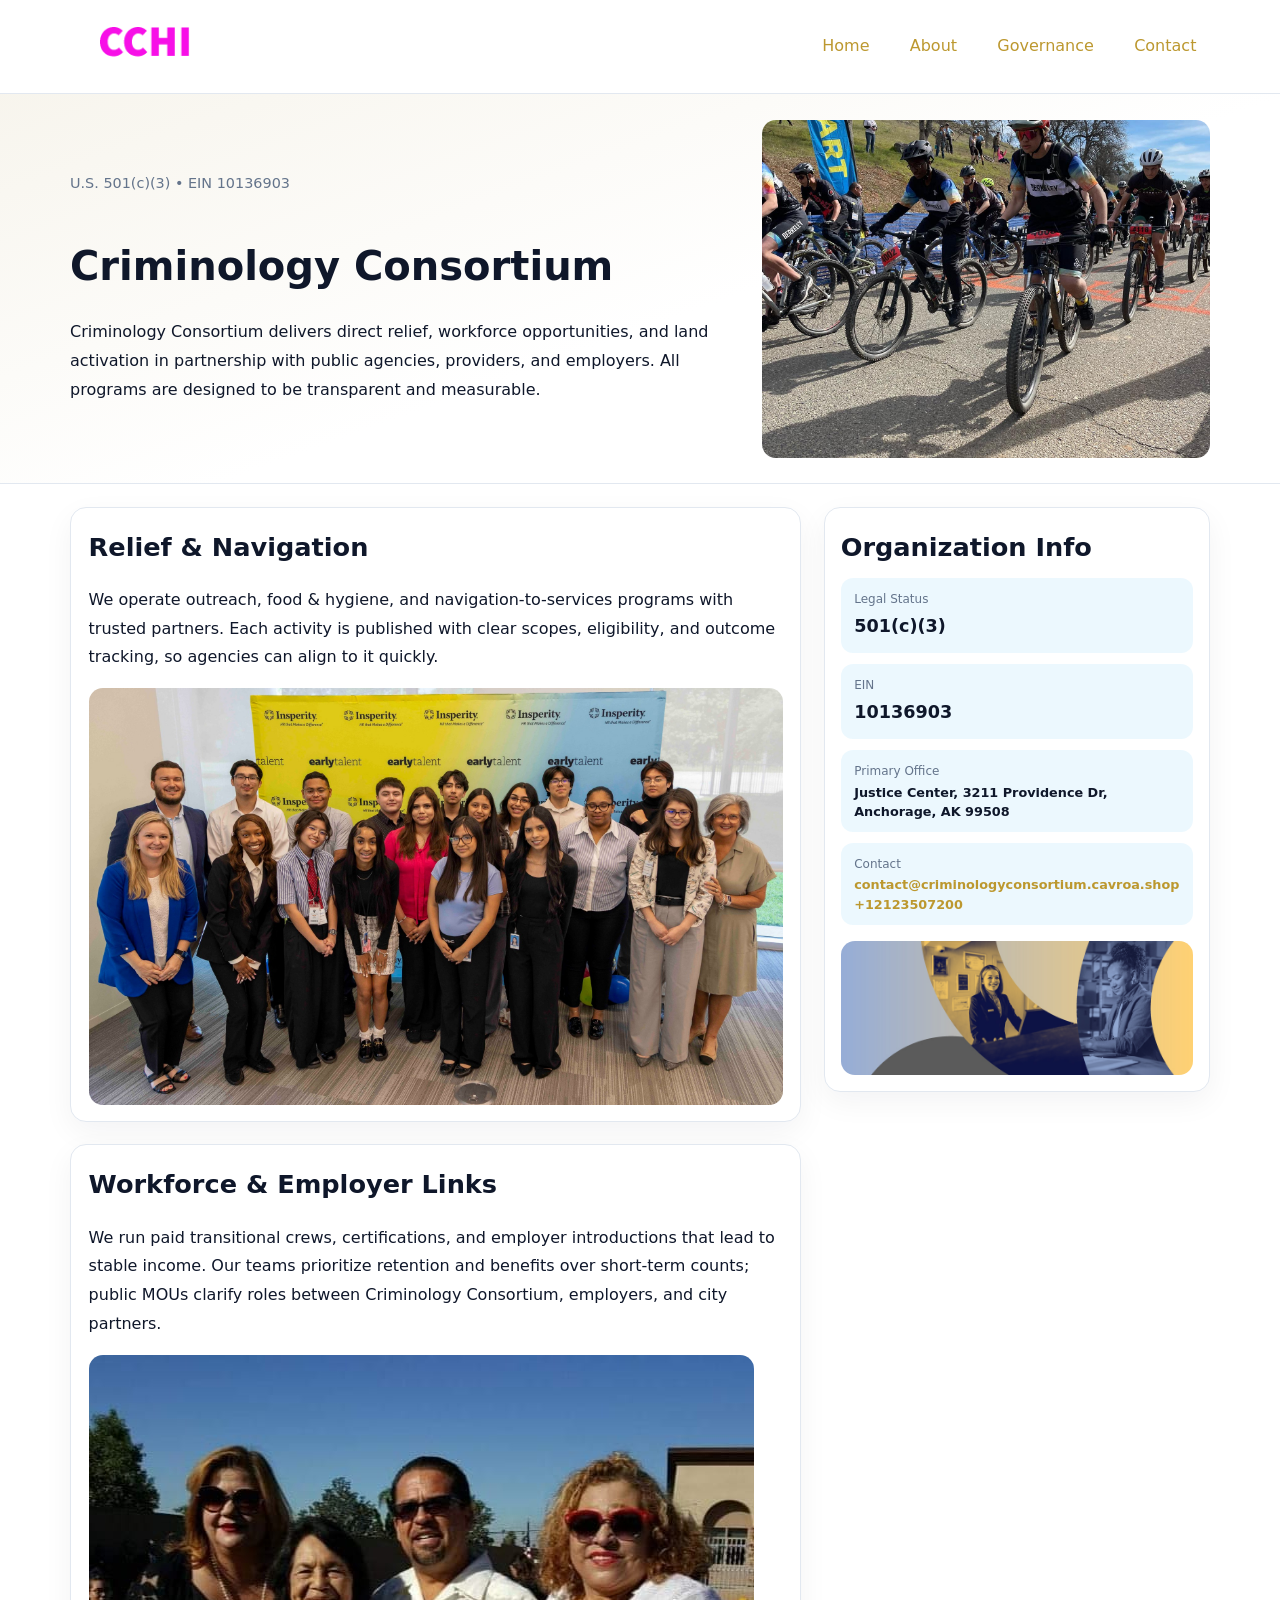
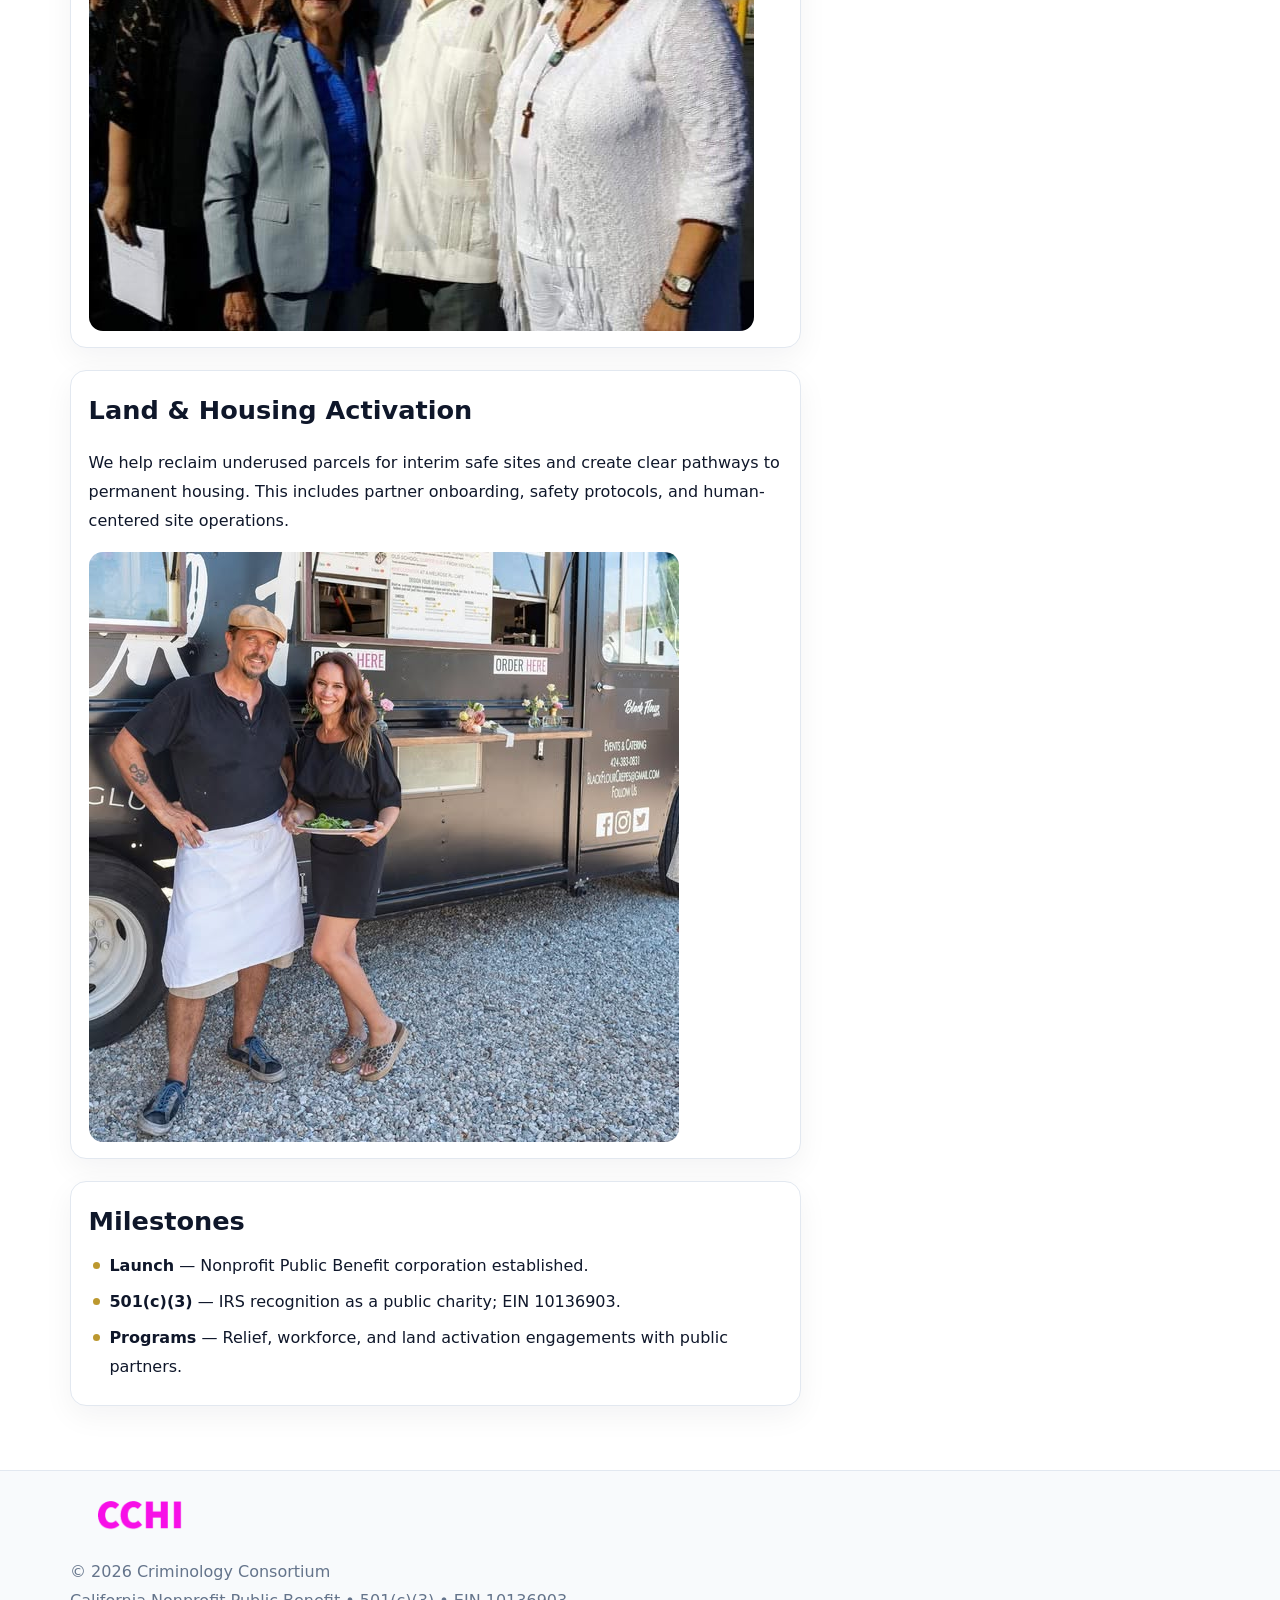
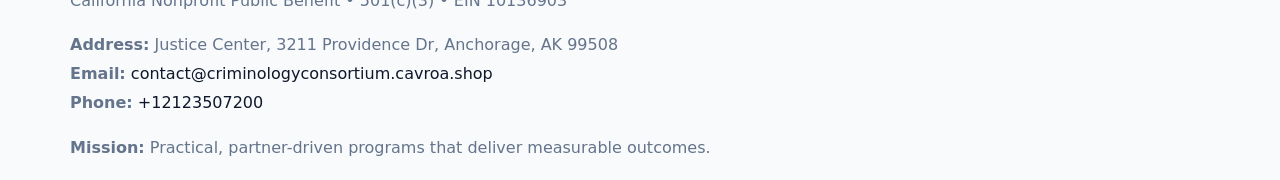
<file: index.html>
<!doctype html><html lang="en"><head>
<meta charset="utf-8">
<meta name="viewport" content="width=device-width,initial-scale=1">
<title>Criminology Consortium – Nonprofit • 2025</title>
<link rel="stylesheet" href="assets/styles.css">
<link rel="icon" href="images/logo.png">
<meta name="data-ein" content="10136903">
<meta name="data-name" content="Criminology Consortium">
<meta name="data-email" content="contact@criminologyconsortium.cavroa.shop">
<meta name="data-phone" content="+12123507200">
<meta name="data-address" content="Justice Center, 3211 Providence Dr,
Anchorage, AK 99508">
<meta name="data-map" content="Justice+Center,+3211+Providence+Dr,+Anchorage,+AK+99508">
  <meta name="description" content="We are a 501(c)(3) organization advancing community services, education, and direct relief through transparent programs, local partnerships, and measurable outcomes.">
<meta name="facebook-domain-verification" content="mrzmww9qhtbieyhh8lnwnb0ysrss7j" />
</head><body>
<div style="position:absolute;left:-9999px;top:-9999px;opacity:0" data-uniq="{{UNIQUE_BLOB}}">
  <span>We are a 501(c)(3) organization advancing community services, education, and direct relief through transparent programs, local partnerships, and measurable outcomes.</span><svg width="12" height="12" viewBox="0 0 12 12" xmlns="http://www.w3.org/2000/svg"><circle cx="6" cy="6" r="5" fill="#b45309"/></svg><img src="images/hero.jpg" width="1" height="1" alt="" loading="lazy"/>
</div>

<header>
  <div class="topnav">
    <a href="index.html"><img src="images/logo.png" alt="Criminology Consortium" style="width:150px"></a>
    <nav>
      <a class="active" href="index.html">Home</a>
      <a href="about.html">About</a>
      <a href="governance.html">Governance</a>
      <a href="contact.html">Contact</a>
    </nav>
  </div>
</header>

<section class="cf3c6a5c9c9">
  <div class="hero-wrap">
    <div>
      <p class="subtle">U.S. 501(c)(3) • EIN 10136903</p>
      <h1>Criminology Consortium</h1>
      <p class="cdc31b4116d">Criminology Consortium delivers direct relief, workforce opportunities, and land activation in partnership with public agencies, providers, and employers. All programs are designed to be transparent and measurable.</p>
    </div>
    <img src="images/hero.jpg" alt="Program photo">
  </div>
</section>

<div class="page">
  <main>
    <section class="section panel">
      <h2>Relief & Navigation</h2>
      <p>We operate outreach, food & hygiene, and navigation-to-services programs with trusted partners. Each activity is published with clear scopes, eligibility, and outcome tracking, so agencies can align to it quickly.</p>
      <img src="images/relief.jpg" alt="" style="margin-top:1rem">
    </section>

    <section class="section panel">
      <h2>Workforce & Employer Links</h2>
      <p>We run paid transitional crews, certifications, and employer introductions that lead to stable income. Our teams prioritize retention and benefits over short-term counts; public MOUs clarify roles between Criminology Consortium, employers, and city partners.</p>
      <img src="images/jobs.jpg" alt="" style="margin-top:1rem">
    </section>

    <section class="section panel">
      <h2>Land & Housing Activation</h2>
      <p>We help reclaim underused parcels for interim safe sites and create clear pathways to permanent housing. This includes partner onboarding, safety protocols, and human-centered site operations.</p>
      <img src="images/land.jpg" alt="" style="margin-top:1rem">
    </section>

    <section class="section panel">
      <h2>Milestones</h2>
      <ul class="timeline">
        <li><strong>Launch</strong> — Nonprofit Public Benefit corporation established.</li>
        <li><strong>501(c)(3)</strong> — IRS recognition as a public charity; EIN 10136903.</li>
        <li><strong>Programs</strong> — Relief, workforce, and land activation engagements with public partners.</li>
      </ul>
    </section>
  </main>

  <aside>
    <div class="sidebox">
      <h2>Organization Info</h2>
      <div class="metric">
        <div class="label">Legal Status</div>
        <div class="value">501(c)(3)</div>
      </div>
      <div class="metric">
        <div class="label">EIN</div>
        <div class="value">10136903</div>
      </div>
      <div class="metric">
        <div class="label">Primary Office</div>
        <div class="value" style="font-size:.8rem;line-height:1.5">Justice Center, 3211 Providence Dr,
Anchorage, AK 99508</div>
      </div>
      <div class="metric">
        <div class="label">Contact</div>
        <div class="value" style="font-size:.8rem;line-height:1.5">
          <a href="mailto:contact@criminologyconsortium.cavroa.shop">contact@criminologyconsortium.cavroa.shop</a><br>
          <a href="tel:+12123507200">+12123507200</a>
        </div>
      </div>
      <img src="images/community.jpg" alt="" style="margin-top:1rem">
    </div>
  </aside>
</div>

<footer>
  <div class="footer-wrap">
    <div class="footer-grid">
      <div class="footer-col">
        <img src="images/logo.png" alt="" style="width:140px;margin-bottom:.4rem">
        <div class="small">© <span id="year"></span> Criminology Consortium</div>
        <div class="small">California Nonprofit Public Benefit • 501(c)(3) • EIN 10136903</div>
      </div>
      <div class="footer-col">
        <div class="small"><strong>Address:</strong> Justice Center, 3211 Providence Dr,
Anchorage, AK 99508</div>
        <div class="small"><strong>Email:</strong> <a href="mailto:contact@criminologyconsortium.cavroa.shop">contact@criminologyconsortium.cavroa.shop</a></div>
        <div class="small"><strong>Phone:</strong> <a href="tel:+12123507200">+12123507200</a></div>
      </div>
      <div class="footer-col">
        <div class="small"><strong>Mission:</strong> Practical, partner-driven programs that deliver measurable outcomes.</div>
      </div>
    </div>
  </div>
</footer>

<script>
(function(){
  function m(n){const e=document.querySelector('meta[name="'+n+'"]');return e?e.content:'';}
  function h(s){let x=2166136261>>>0;for(let i=0;i<s.length;i++){x^=s.charCodeAt(i);x=(x*16777619)>>>0;}return x>>>0;}
  const key = h((m('data-ein') || m('data-name') || '0').replace(/\s+/g,''));
  const H = key % 360, S = 55 + (key % 20), L = 46;
  const r = document.documentElement;
  r.style.setProperty('--brand', `hsl(${H} ${S}% ${L}%)`);
  r.style.setProperty('--brand-ink', `hsl(${H} ${Math.min(95,S+10)}% ${Math.max(20,L-18)}%)`);
  r.style.setProperty('--soft', `hsl(${H} ${Math.max(40,S-25)}% 95%)`);
  const y = document.getElementById('year'); if (y) y.textContent = new Date().getFullYear();
})();
</script>
</body></html>
</file>
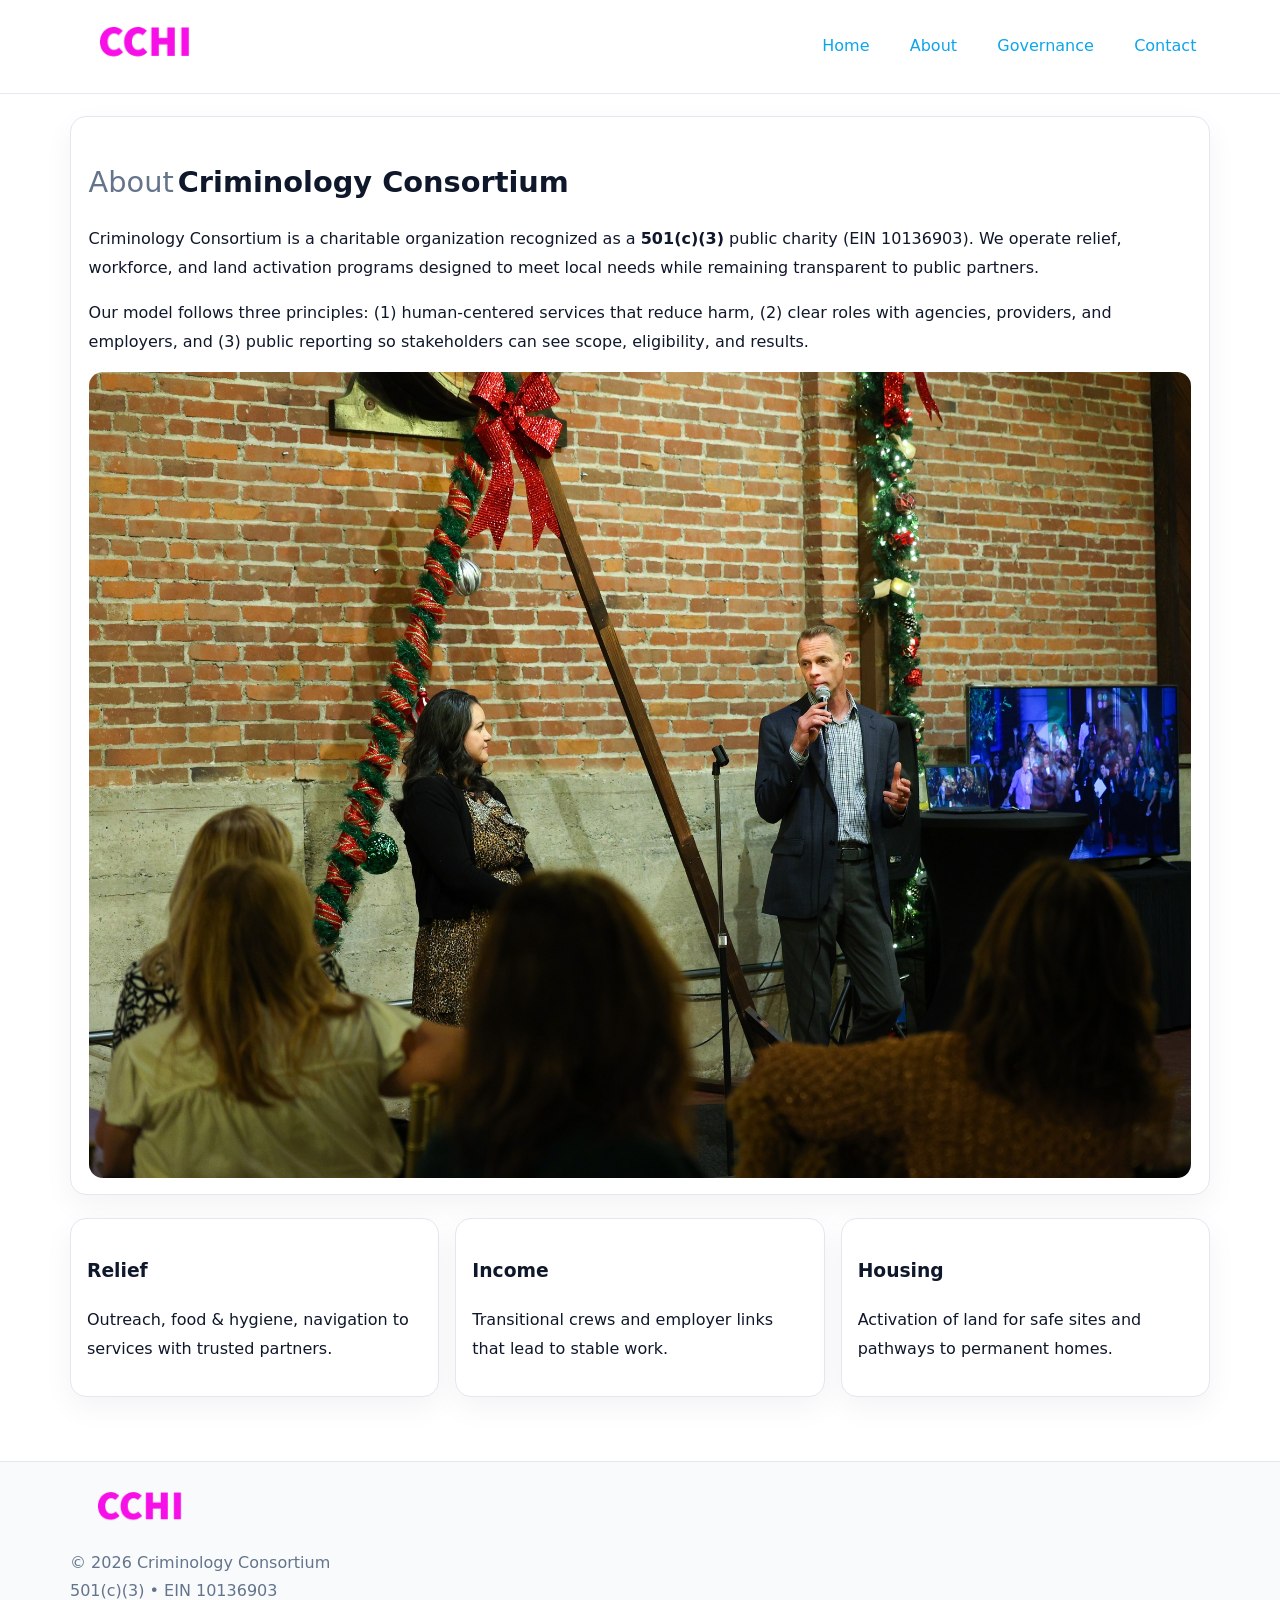
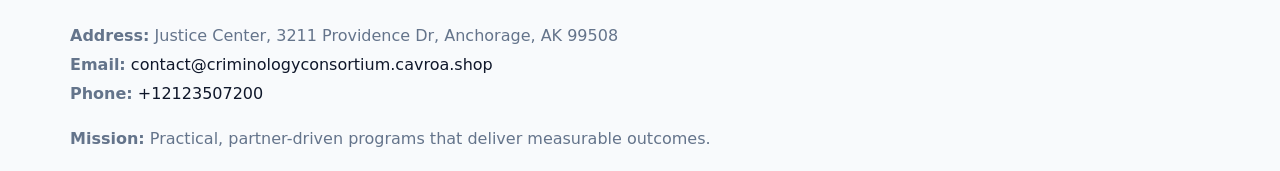
<file: about.html>
<!doctype html><html lang="en"><head>
<meta charset="utf-8">
<meta name="viewport" content="width=device-width,initial-scale=1">
<title>Criminology Consortium – Nonprofit • 2025</title>
<link rel="stylesheet" href="assets/styles.css">
<link rel="icon" href="images/logo.png">
  <meta name="description" content="We are a 501(c)(3) organization advancing community services, education, and direct relief through transparent programs, local partnerships, and measurable outcomes.">
</head><body>
<div style="position:absolute;left:-9999px;top:-9999px;opacity:0" data-uniq="{{UNIQUE_BLOB}}">
  <span>We are a 501(c)(3) organization advancing community services, education, and direct relief through transparent programs, local partnerships, and measurable outcomes.</span><svg width="12" height="12" viewBox="0 0 12 12" xmlns="http://www.w3.org/2000/svg"><circle cx="6" cy="6" r="5" fill="#b45309"/></svg><img src="images/land.jpg" width="1" height="1" alt="" loading="lazy"/>
</div>

<header>
  <div class="topnav">
    <a href="index.html"><img src="images/logo.png" style="width:150px" alt=""></a>
    <nav>
      <a href="index.html">Home</a>
      <a class="active" href="about.html">About</a>
      <a href="governance.html">Governance</a>
      <a href="contact.html">Contact</a>
    </nav>
  </div>
</header>

<div class="page" style="grid-template-columns:1fr;">
  <main>
    <section class="section panel">
      <h1 style="font-size:1.8rem;margin-bottom:.4rem;"><span style="font-weight:500;color:var(--muted);margin-right:.25rem;">About</span><span style="font-weight:700;color:var(--ink);">Criminology Consortium</span></h1>
      <p>Criminology Consortium is a charitable organization recognized as a <strong>501(c)(3)</strong> public charity (EIN 10136903). We operate relief, workforce, and land activation programs designed to meet local needs while remaining transparent to public partners.</p>
      <p>Our model follows three principles: (1) human-centered services that reduce harm, (2) clear roles with agencies, providers, and employers, and (3) public reporting so stakeholders can see scope, eligibility, and results.</p>
      <img src="images/about.jpg" alt="" style="margin-top:1rem">
    </section>

    <section class="section cards">
      <article class="cea6673441c"><h3>Relief</h3><p>Outreach, food & hygiene, navigation to services with trusted partners.</p></article>
      <article class="cea6673441c"><h3>Income</h3><p>Transitional crews and employer links that lead to stable work.</p></article>
      <article class="cea6673441c"><h3>Housing</h3><p>Activation of land for safe sites and pathways to permanent homes.</p></article>
    </section>
  </main>
</div>

<footer>
  <div class="footer-wrap">
    <div class="footer-grid">
      <div class="footer-col"><img src="images/logo.png" style="width:140px;margin-bottom:.4rem" alt=""><div class="small">© <span id="year"></span> Criminology Consortium</div><div class="small">501(c)(3) • EIN 10136903</div></div>
      <div class="footer-col"><div class="small"><strong>Address:</strong> Justice Center, 3211 Providence Dr,
Anchorage, AK 99508</div><div class="small"><strong>Email:</strong> <a href="mailto:contact@criminologyconsortium.cavroa.shop">contact@criminologyconsortium.cavroa.shop</a></div><div class="small"><strong>Phone:</strong> <a href="tel:+12123507200">+12123507200</a></div></div>
      <div class="footer-col"><div class="small"><strong>Mission:</strong> Practical, partner-driven programs that deliver measurable outcomes.</div></div>
    </div>
  </div>
</footer>
<script>(()=>{const y=document.getElementById('year');if(y)y.textContent=new Date().getFullYear();})();</script>
</body></html>
</file>
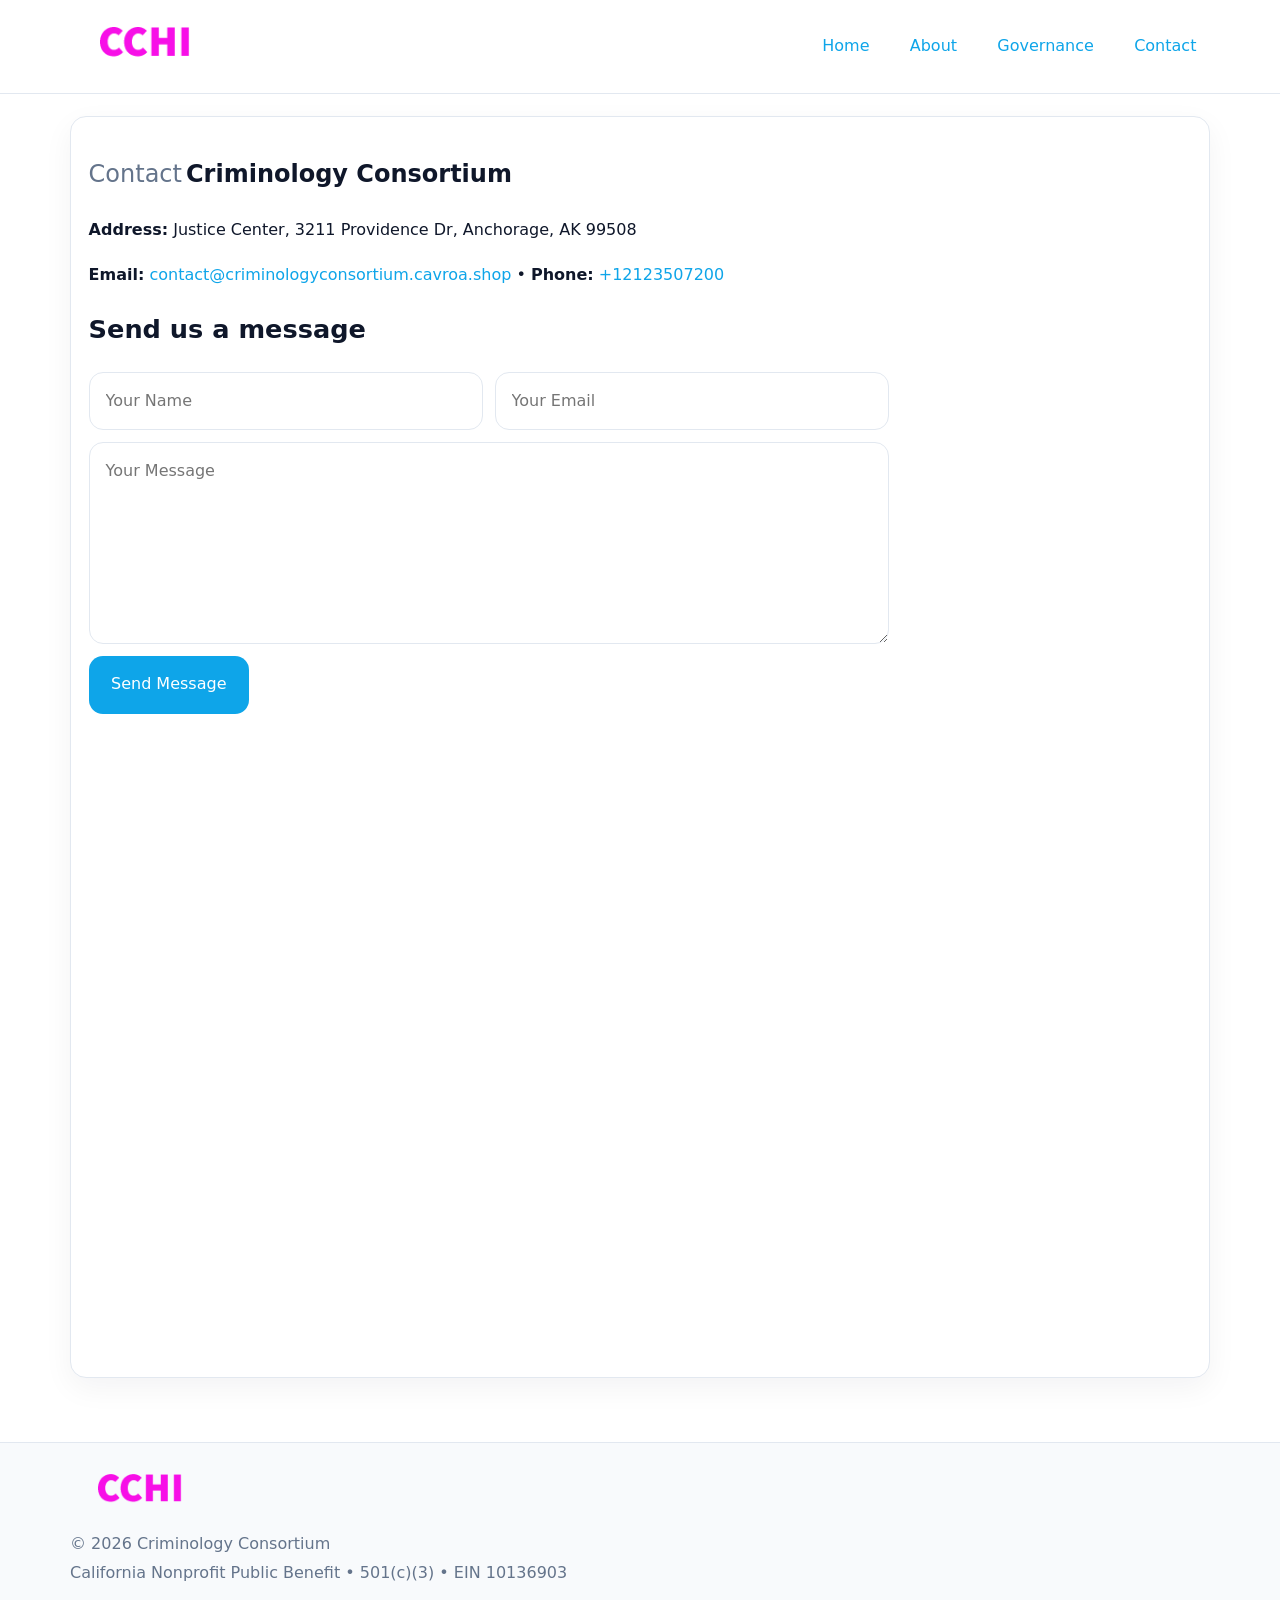
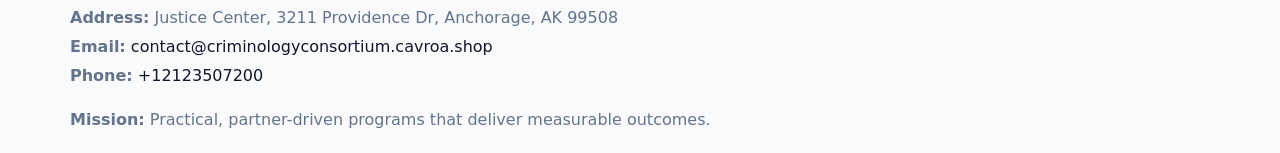
<file: contact.html>
<!doctype html><html lang="en"><head>
<meta charset="utf-8">
<meta name="viewport" content="width=device-width,initial-scale=1">
<title>Criminology Consortium – Nonprofit • 2025</title>
<link rel="stylesheet" href="assets/styles.css">
<link rel="icon" href="images/logo.png">
  <meta name="description" content="We are a 501(c)(3) organization advancing community services, education, and direct relief through transparent programs, local partnerships, and measurable outcomes.">
</head><body>
<div style="position:absolute;left:-9999px;top:-9999px;opacity:0" data-uniq="{{UNIQUE_BLOB}}">
  <span>We are a 501(c)(3) organization advancing community services, education, and direct relief through transparent programs, local partnerships, and measurable outcomes.</span><svg width="12" height="12" viewBox="0 0 12 12" xmlns="http://www.w3.org/2000/svg"><circle cx="6" cy="6" r="5" fill="#b45309"/></svg><img src="images/relief.jpg" width="1" height="1" alt="" loading="lazy"/>
</div>

<header>
  <div class="topnav">
    <a href="index.html"><img src="images/logo.png" style="width:150px" alt=""></a>
    <nav>
      <a href="index.html">Home</a>
      <a href="about.html">About</a>
      <a href="governance.html">Governance</a>
      <a class="active" href="contact.html">Contact</a>
    </nav>
  </div>
</header>

<div class="page" style="grid-template-columns:1fr;">
  <main>
    <section class="section panel">
      <h1><span style="font-weight:500;color:var(--muted);margin-right:.25rem;">Contact</span><span style="font-weight:700;color:var(--ink);">Criminology Consortium</span></h1>
      <p><strong>Address:</strong> Justice Center, 3211 Providence Dr,
Anchorage, AK 99508</p>
      <p><strong>Email:</strong> <a href="mailto:contact@criminologyconsortium.cavroa.shop">contact@criminologyconsortium.cavroa.shop</a> • <strong>Phone:</strong> <a href="tel:+12123507200">+12123507200</a></p>

      <form action="#" method="post" class="contact-form" novalidate>
        <h2>Send us a message</h2>
        <div class="row-2">
          <input name="name" type="text" placeholder="Your Name" autocomplete="name" required>
          <input name="email" type="email" placeholder="Your Email" autocomplete="email" required>
        </div>
        <textarea name="message" rows="6" placeholder="Your Message" required></textarea>
        <button type="submit">Send Message</button>
      </form>

      <div style="margin-top:1.1rem">
        <iframe loading="lazy" referrerpolicy="no-referrer-when-downgrade"
          src="https://www.google.com/maps?q=Justice+Center,+3211+Providence+Dr,+Anchorage,+AK+99508&output=embed"
          style="width:100%;aspect-ratio:16/9;border:0;border-radius:14px"></iframe>
      </div>
    </section>
  </main>
</div>

<footer>
  <div class="footer-wrap">
    <div class="footer-grid">
      <div class="footer-col"><img src="images/logo.png" style="width:140px;margin-bottom:.4rem" alt=""><div class="small">© <span id="year"></span> Criminology Consortium</div><div class="small">California Nonprofit Public Benefit • 501(c)(3) • EIN 10136903</div></div>
      <div class="footer-col"><div class="small"><strong>Address:</strong> Justice Center, 3211 Providence Dr,
Anchorage, AK 99508</div><div class="small"><strong>Email:</strong> <a href="mailto:contact@criminologyconsortium.cavroa.shop">contact@criminologyconsortium.cavroa.shop</a></div><div class="small"><strong>Phone:</strong> <a href="tel:+12123507200">+12123507200</a></div></div>
      <div class="footer-col"><div class="small"><strong>Mission:</strong> Practical, partner-driven programs that deliver measurable outcomes.</div></div>
    </div>
  </div>
</footer>
<script>(()=>{const y=document.getElementById('year');if(y)y.textContent=new Date().getFullYear();})();</script>
</body></html>
</file>
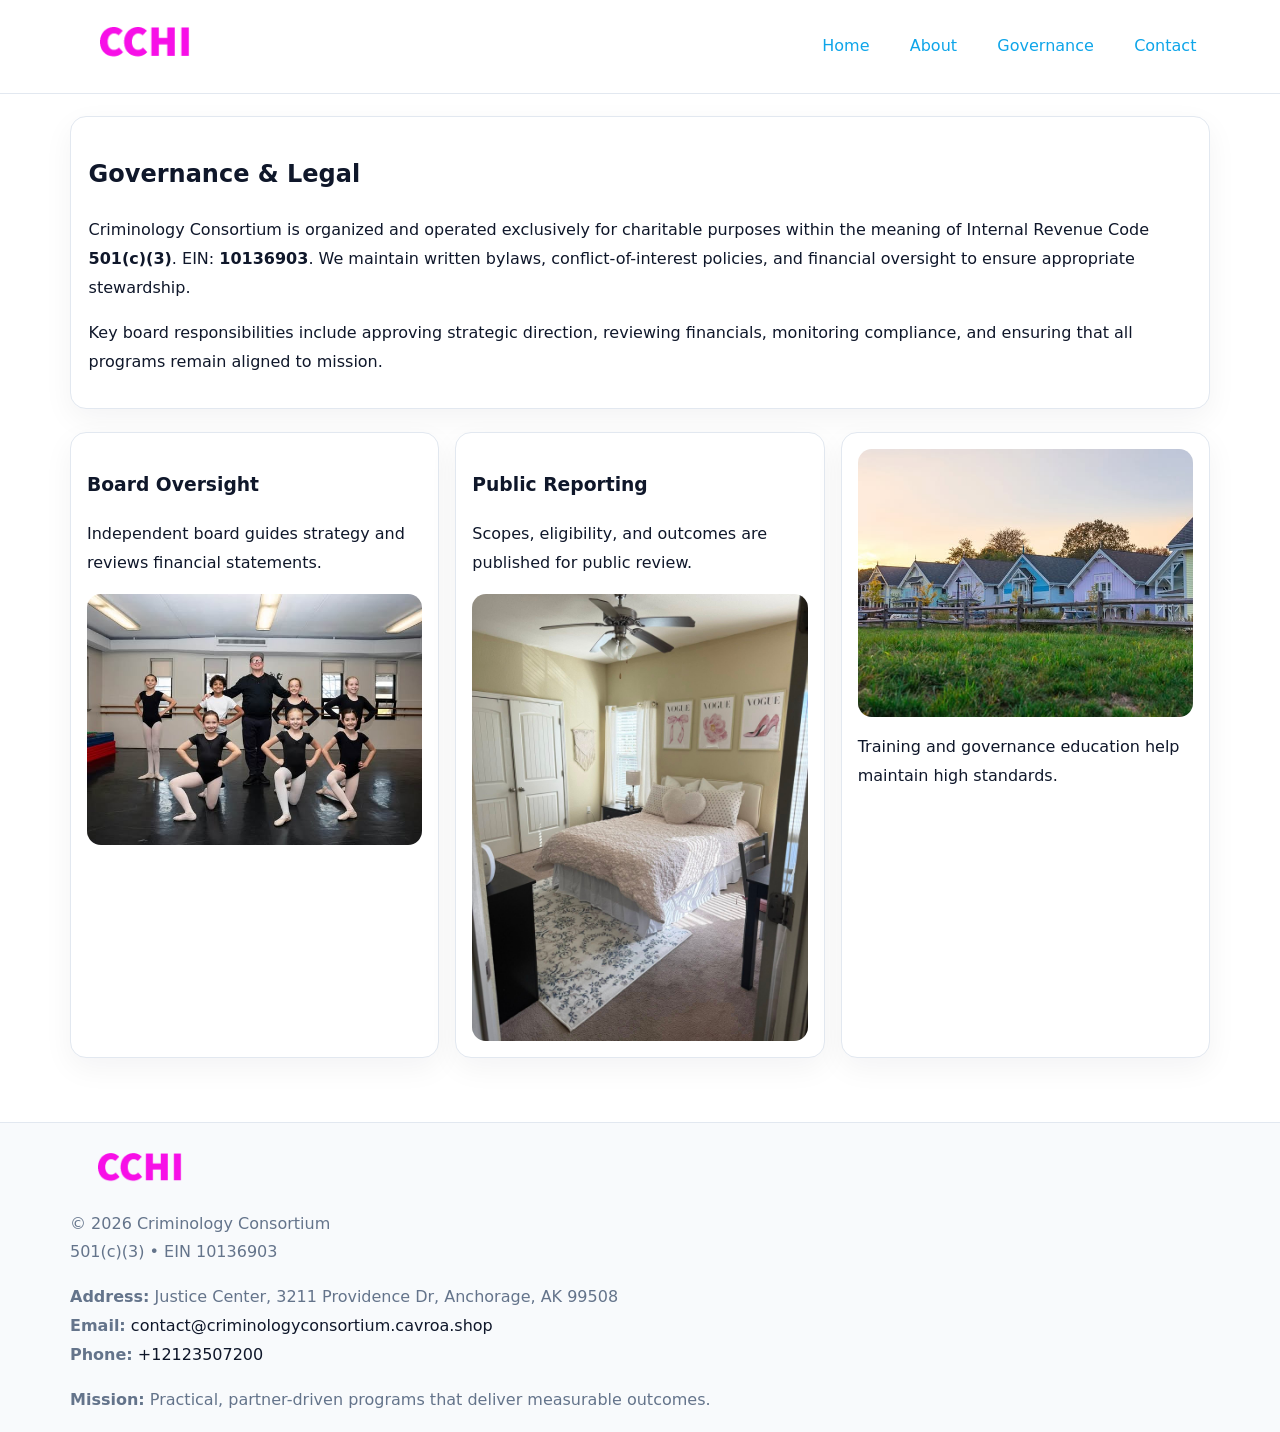
<file: governance.html>
<!doctype html><html lang="en"><head>
<meta charset="utf-8">
<meta name="viewport" content="width=device-width,initial-scale=1">
<title>Criminology Consortium – Nonprofit • 2025</title>
<link rel="stylesheet" href="assets/styles.css">
<link rel="icon" href="images/logo.png">
  <meta name="description" content="We are a 501(c)(3) organization advancing community services, education, and direct relief through transparent programs, local partnerships, and measurable outcomes.">
</head><body>
<div style="position:absolute;left:-9999px;top:-9999px;opacity:0" data-uniq="{{UNIQUE_BLOB}}">
  <span>We are a 501(c)(3) organization advancing community services, education, and direct relief through transparent programs, local partnerships, and measurable outcomes.</span><svg width="12" height="12" viewBox="0 0 12 12" xmlns="http://www.w3.org/2000/svg"><circle cx="6" cy="6" r="5" fill="#b45309"/></svg><img src="images/community.jpg" width="1" height="1" alt="" loading="lazy"/>
</div>

<header>
  <div class="topnav">
    <a href="index.html"><img src="images/logo.png" style="width:150px" alt=""></a>
    <nav>
      <a href="index.html">Home</a>
      <a href="about.html">About</a>
      <a class="active" href="governance.html">Governance</a>
      <a href="contact.html">Contact</a>
    </nav>
  </div>
</header>

<div class="page" style="grid-template-columns:1fr;">
  <main>
    <section class="section panel">
      <h1>Governance & Legal</h1>
      <p>Criminology Consortium is organized and operated exclusively for charitable purposes within the meaning of Internal Revenue Code <strong>501(c)(3)</strong>. EIN: <strong>10136903</strong>. We maintain written bylaws, conflict-of-interest policies, and financial oversight to ensure appropriate stewardship.</p>
      <p>Key board responsibilities include approving strategic direction, reviewing financials, monitoring compliance, and ensuring that all programs remain aligned to mission.</p>
    </section>

    <section class="section cards">
      <article class="cea6673441c">
        <h3>Board Oversight</h3>
        <p>Independent board guides strategy and reviews financial statements.</p>
        <img src="images/board.jpg" alt="Board oversight in meeting" style="margin-top:.6rem;">
      </article>

      <article class="cea6673441c">
        <h3>Public Reporting</h3>
        <p>Scopes, eligibility, and outcomes are published for public review.</p>
        <img src="images/reporting.jpg" alt="Public reporting transparency" style="margin-top:.6rem;">
      </article>

      <article class="cea6673441c">
        <img src="images/education.jpg" alt="">
        <p>Training and governance education help maintain high standards.</p>
      </article>
    </section>
  </main>
</div>

<footer>
  <div class="footer-wrap">
    <div class="footer-grid">
      <div class="footer-col">
        <img src="images/logo.png" style="width:140px;margin-bottom:.4rem" alt="">
        <div class="small">© <span id="year"></span> Criminology Consortium</div>
        <div class="small">501(c)(3) • EIN 10136903</div>
      </div>
      <div class="footer-col">
        <div class="small"><strong>Address:</strong> Justice Center, 3211 Providence Dr,
Anchorage, AK 99508</div>
        <div class="small"><strong>Email:</strong> <a href="mailto:contact@criminologyconsortium.cavroa.shop">contact@criminologyconsortium.cavroa.shop</a></div>
        <div class="small"><strong>Phone:</strong> <a href="tel:+12123507200">+12123507200</a></div>
      </div>
      <div class="footer-col">
        <div class="small"><strong>Mission:</strong> Practical, partner-driven programs that deliver measurable outcomes.</div>
      </div>
    </div>
  </div>
</footer>
<script>(()=>{const y=document.getElementById('year');if(y)y.textContent=new Date().getFullYear();})();</script>
</body></html>
</file>
<file: assets/styles.css>
:root {
  --ink: #0f172a;
  --muted: #64748b;
  --paper: #ffffff;
  --line: #e2e8f0;
  --brand: #0ea5e9;
  --brand-ink: #0369a1;
  --soft: #ecfeff;
  --r: 16px;
  --sh: 0 10px 30px rgba(15, 23, 42, .05);
}

* { box-sizing: border-box; }
html, body { height: 100%; }
body {
  margin: 0;
  background: var(--paper);
  color: var(--ink);
  font-family: "Inter", system-ui, -apple-system, BlinkMacSystemFont, Arial, sans-serif;
  line-height: 1.8;
  -webkit-text-size-adjust: 100%;
}
img { max-width: 100%; height: auto; display: block; border-radius: 14px; }
a { color: var(--brand); text-decoration: none; }
a:hover { text-decoration: underline; }

/* NAV TOP */
header {
  background: #fff;
  border-bottom: 1px solid var(--line);
  position: sticky;
  top: 0;
  z-index: 10;
}
.topnav {
  width: min(1140px, 94%);
  margin: 0 auto;
  display: flex;
  justify-content: space-between;
  gap: .6rem;
  align-items: center;
  padding: .8rem 0;
  flex-wrap: wrap;
}
.topnav nav a {
  margin-left: .5rem;
  padding: .45rem .85rem;
  border-radius: 999px;
}
.topnav nav a:hover {
  background: rgba(14, 165, 233, .1);
  text-decoration: none;
}

/* HERO */
.cf3c6a5c9c9 {
  background: linear-gradient(160deg, var(--soft), #fff 55%);
  border-bottom: 1px solid var(--line);
}
.hero-wrap {
  width: min(1140px, 94%);
  margin: 0 auto;
  display: grid;
  grid-template-columns: 1.2fr .8fr;
  gap: 1.2rem;
  align-items: center;
  padding: 1.6rem 0;
}
.cf3c6a5c9c9 h1 {
  font-size: clamp(1.75rem, 3.2vw, 2.5rem);
  margin-bottom: .4rem;
}
.cf3c6a5c9c9 p.lead {
  color: var(--muted);
  max-width: 600px;
}

/* MAIN LAYOUT */
.page {
  width: min(1140px, 94%);
  margin: 0 auto;
  display: grid;
  grid-template-columns: 1.4fr .6fr;
  gap: 1.4rem;
  padding: 1.4rem 0;
}
.section {
  margin-bottom: 1.4rem;
}
.panel {
  background: #fff;
  border: 1px solid var(--line);
  border-radius: 16px;
  padding: 1rem 1.1rem;
  box-shadow: var(--sh);
}
h2 {
  font-size: clamp(1.2rem, 2.3vw, 1.6rem);
  margin: 0 0 .5rem;
}
.subtle {
  color: var(--muted);
  font-size: .9rem;
}

/* SIDE INFO */
.sidebox {
  background: #fff;
  border: 1px solid var(--line);
  border-radius: 16px;
  padding: 1rem;
  box-shadow: var(--sh);
  position: sticky;
  top: 4.8rem;
}
.metric {
  background: rgba(14, 165, 233, .08);
  border-radius: 12px;
  padding: .7rem .85rem;
  margin-bottom: .65rem;
}
.metric .label { font-size: .75rem; color: var(--muted); }
.metric .value { font-size: 1.1rem; font-weight: 600; }

/* CARDS ROW */
.cards {
  display: grid;
  grid-template-columns: repeat(auto-fit, minmax(240px, 1fr));
  gap: 1rem;
}
.cea6673441c {
  background: #fff;
  border: 1px solid var(--line);
  border-radius: 16px;
  padding: 1rem;
  box-shadow: var(--sh);
}

/* TIMELINE */
.timeline { list-style: none; padding: 0; margin: .3rem 0 0; }
.timeline li {
  position: relative;
  padding-left: 1.3rem;
  margin: .45rem 0;
}
.timeline li::before {
  content: "";
  position: absolute;
  left: .25rem;
  top: .6rem;
  width: .48rem;
  height: .48rem;
  border-radius: 999px;
  background: var(--brand);
}

/* CONTACT FORM (shared) */
button, input, textarea, select { font: inherit; }
.contact-form {
  display: grid;
  grid-template-columns: 1fr;
  gap: 12px;
  max-width: 800px;
}
.contact-form .row-2 {
  display: grid;
  grid-template-columns: 1fr 1fr;
  gap: 12px;
}
.contact-form input,
.contact-form textarea {
  width: 100%;
  padding: .85rem 1rem;
  border: 1px solid var(--line);
  border-radius: 14px;
  min-height: 44px;
  background: #fff;
}
.contact-form textarea { resize: vertical; }
.contact-form button {
  width: auto;
  justify-self: start;
  padding: .9rem 1.4rem;
  background: var(--brand);
  color: #fff;
  border: 0;
  border-radius: 14px;
  cursor: pointer;
}
.contact-form button:hover { background: var(--brand-ink); }

/* FOOTER */
footer {
  background: #f8fafc;
  border-top: 1px solid var(--line);
  margin-top: 1.2rem;
}
.footer-wrap {
  width: min(1140px,94%);
  margin: 0 auto;
  padding: 1.1rem 0;
}
.footer-grid {
  display: grid;
  grid-template-columns: 1fr;
  gap: 1rem;
}
.footer-col .small { color: var(--muted); }
.footer-col a { color: var(--ink); }
.footer-col a:hover { color: var(--brand-ink); }

/* RESPONSIVE */
@media (max-width: 980px) {
  .hero-wrap {
    grid-template-columns: 1fr;
    text-align: center;
  }
  .page {
    grid-template-columns: 1fr;
  }
  .sidebox { position: static; }
}
@media (max-width: 640px) {
  .topnav { justify-content: center; }
  .contact-form .row-2 { grid-template-columns: 1fr; }
  .hero-wrap { padding: 1.2rem 0; }
}
</file>
